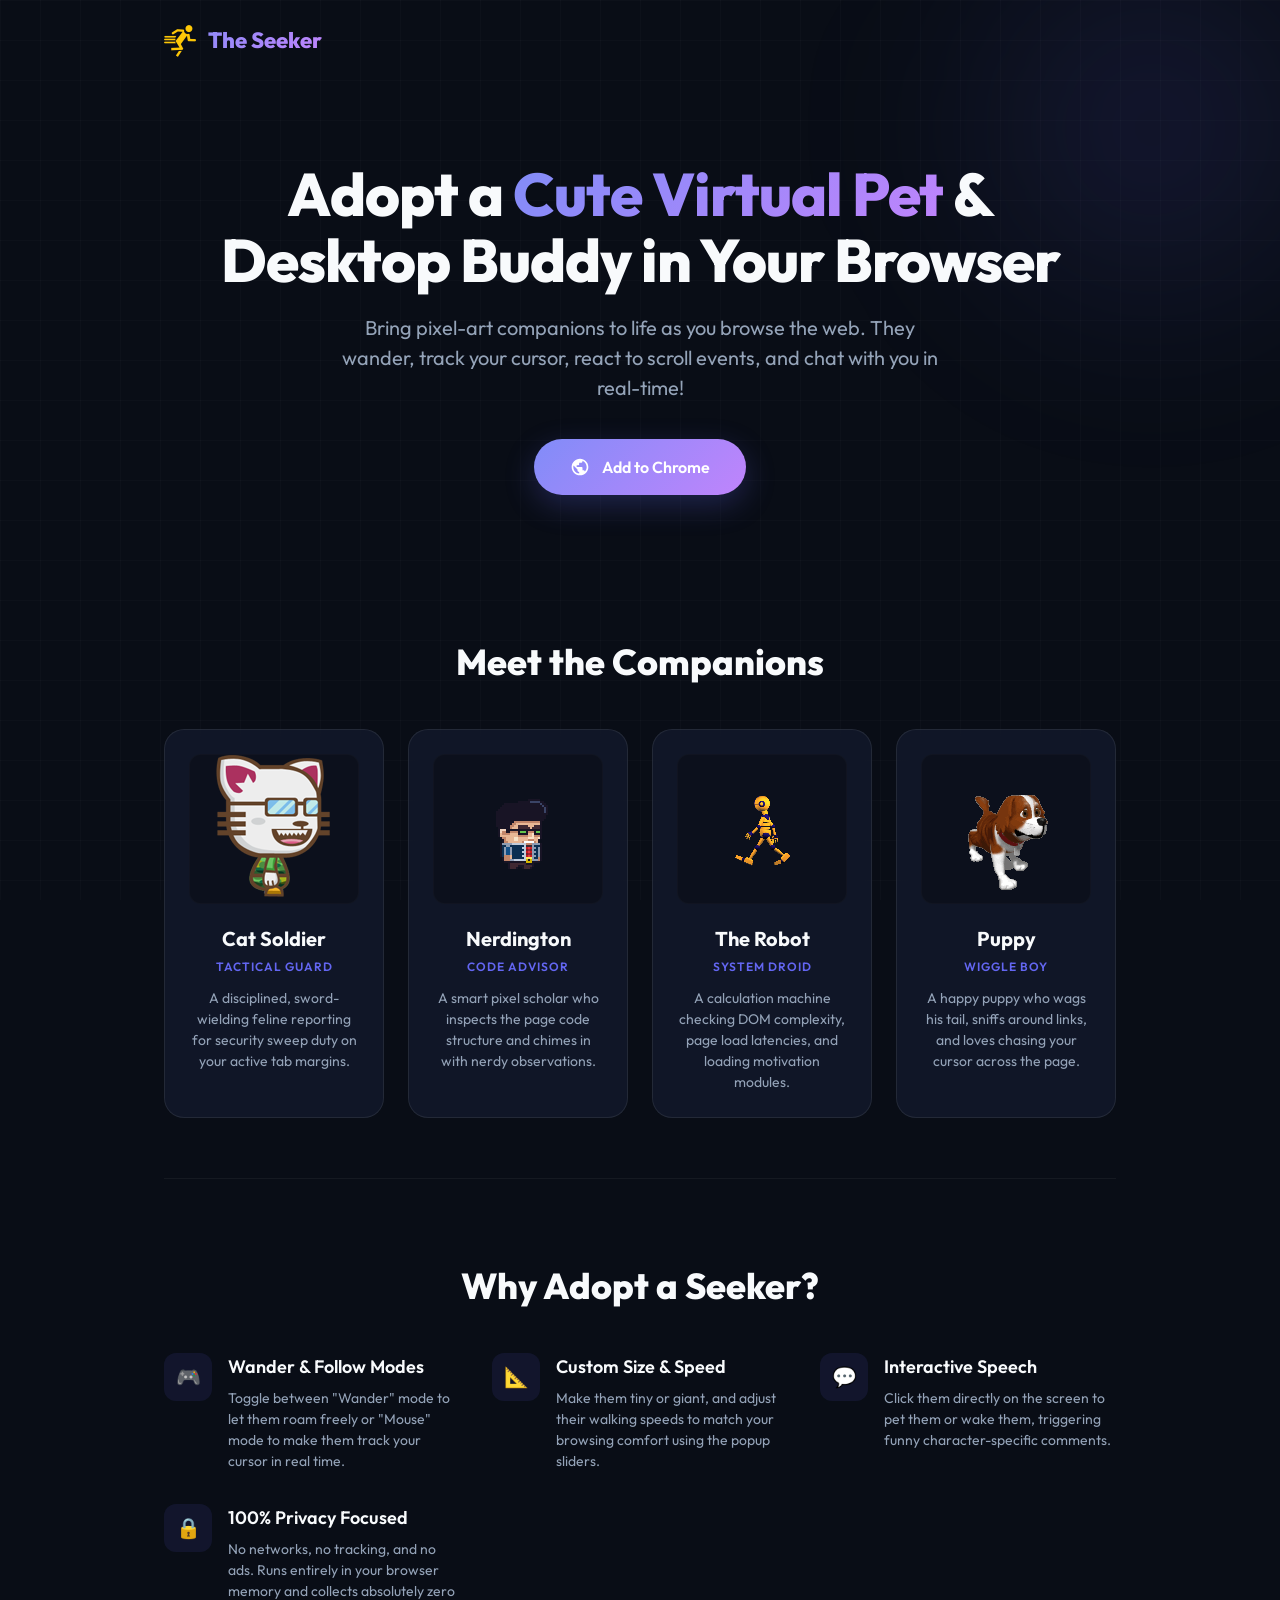
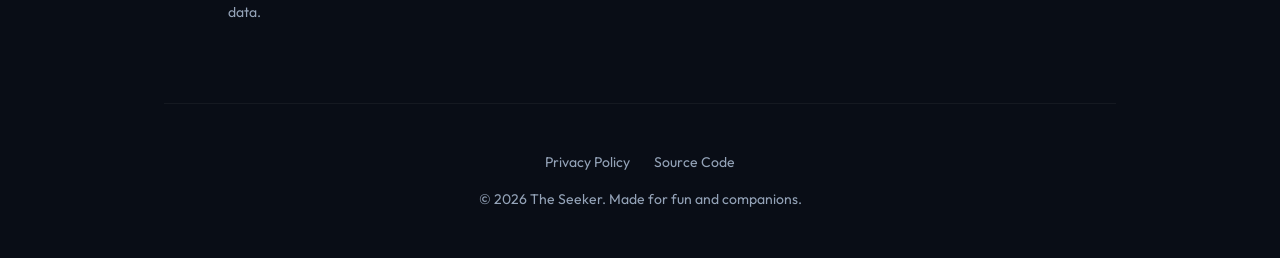
<file: website/index.html>
<!DOCTYPE html>
<html lang="en">

<head>
    <meta charset="UTF-8">
    <meta name="viewport" content="width=device-width, initial-scale=1.0">
    <title>The Seeker - Cute Virtual Pet & Desktop Buddy</title>
    <link rel="icon" type="image/png" href="icons/seeker_64px.png">

    <!-- Google Fonts -->
    <link rel="preconnect" href="https://fonts.googleapis.com">
    <link rel="preconnect" href="https://fonts.gstatic.com" crossorigin>
    <link href="https://fonts.googleapis.com/css2?family=Outfit:wght@400;600;800&display=swap" rel="stylesheet">

    <style>
        :root {
            --bg-dark: #090d16;
            --bg-card: rgba(20, 28, 47, 0.7);
            --border-glass: rgba(255, 255, 255, 0.08);
            --text-main: #f8fafc;
            --text-muted: #94a3b8;
            --accent: #6366f1;
            --accent-gradient: linear-gradient(135deg, #818cf8 0%, #c084fc 100%);
            --accent-glow: rgba(99, 102, 241, 0.25);
        }

        * {
            box-sizing: border-box;
            margin: 0;
            padding: 0;
        }

        body {
            background-color: var(--bg-dark);
            color: var(--text-main);
            font-family: 'Outfit', system-ui, -apple-system, BlinkMacSystemFont, sans-serif;
            overflow-x: hidden;
            line-height: 1.5;
        }

        /* Background grid overlay */
        .grid-bg {
            position: fixed;
            top: 0;
            left: 0;
            right: 0;
            bottom: 0;
            background-image:
                linear-gradient(rgba(255, 255, 255, 0.02) 1px, transparent 1px),
                linear-gradient(90deg, rgba(255, 255, 255, 0.02) 1px, transparent 1px);
            background-size: 40px 40px;
            pointer-events: none;
            z-index: -2;
        }

        .glow-orb {
            position: fixed;
            width: 40vw;
            height: 40vw;
            background: radial-gradient(circle, rgba(99, 102, 241, 0.15) 0%, transparent 70%);
            top: -10vw;
            right: -10vw;
            pointer-events: none;
            z-index: -1;
            filter: blur(80px);
        }

        .container {
            max-width: 1000px;
            margin: 0 auto;
            padding: 0 24px;
        }

        /* --- HEADER --- */
        header {
            padding: 24px 0;
            display: flex;
            justify-content: space-between;
            align-items: center;
        }

        .logo {
            display: flex;
            align-items: center;
            gap: 12px;
            font-size: 22px;
            font-weight: 800;
            background: var(--accent-gradient);
            -webkit-background-clip: text;
            -webkit-text-fill-color: transparent;
            text-decoration: none;
        }

        .logo img {
            width: 32px;
            height: 32px;
            -webkit-text-fill-color: initial;
        }

        /* --- HERO SECTION --- */
        .hero {
            padding: 80px 0;
            text-align: center;
            position: relative;
        }

        .hero h2 {
            font-size: clamp(36px, 6vw, 60px);
            font-weight: 800;
            line-height: 1.1;
            margin-bottom: 20px;
            letter-spacing: -1px;
        }

        .hero h2 span {
            background: var(--accent-gradient);
            -webkit-background-clip: text;
            -webkit-text-fill-color: transparent;
        }

        .hero p {
            font-size: clamp(16px, 2.5vw, 20px);
            color: var(--text-muted);
            max-width: 600px;
            margin: 0 auto 36px auto;
        }

        .btn-download {
            display: inline-flex;
            align-items: center;
            gap: 12px;
            background: var(--accent-gradient);
            color: #fff;
            padding: 16px 36px;
            border-radius: 50px;
            font-weight: 600;
            font-size: 16px;
            text-decoration: none;
            box-shadow: 0 10px 30px var(--accent-glow);
            transition: all 0.3s cubic-bezier(0.175, 0.885, 0.32, 1.275);
        }

        .btn-download:hover {
            transform: translateY(-3px);
            box-shadow: 0 15px 40px rgba(99, 102, 241, 0.4);
        }

        .btn-download svg {
            fill: currentColor;
            width: 20px;
            height: 20px;
        }

        /* --- MEET THE BUDDIES --- */
        .showcase {
            padding: 60px 0;
        }

        .section-title {
            text-align: center;
            font-size: clamp(28px, 4vw, 36px);
            font-weight: 800;
            margin-bottom: 40px;
        }

        .grid {
            display: grid;
            grid-template-columns: repeat(auto-fit, minmax(220px, 1fr));
            gap: 24px;
        }

        .card {
            background: var(--bg-card);
            border: 1px solid var(--border-glass);
            border-radius: 20px;
            padding: 24px;
            text-align: center;
            transition: all 0.3s ease;
            backdrop-filter: blur(10px);
        }

        .card:hover {
            transform: translateY(-5px);
            border-color: var(--accent);
            box-shadow: 0 15px 35px rgba(0, 0, 0, 0.3);
        }

        .sprite-container {
            height: 150px;
            display: flex;
            align-items: center;
            justify-content: center;
            background: rgba(0, 0, 0, 0.25);
            border-radius: 12px;
            margin-bottom: 20px;
            overflow: hidden;
            border: 1px solid rgba(255, 255, 255, 0.02);
        }

        /* Sprite assets (displays first frame, animates on card hover) */
        .sprite {
            display: inline-block;
            background-repeat: no-repeat;
            background-position: 0 0;
            image-rendering: pixelated;
        }

        .sprite.cat-soldier {
            width: 120px;
            height: 150px;
            background-image: url('images/sprite_cat-soldier.png');
        }

        .card:hover .sprite.cat-soldier {
            animation: play_cat-soldier 0.8s steps(6) infinite;
        }

        @keyframes play_cat-soldier {
            100% {
                background-position: 0 -900px;
            }
        }

        .sprite.sir-nerdington {
            width: 80px;
            height: 80px;
            background-image: url('images/sprite_sir-nerdington.png');
        }

        .card:hover .sprite.sir-nerdington {
            animation: play_sir-nerdington 0.8s steps(6) infinite;
        }

        @keyframes play_sir-nerdington {
            100% {
                background-position: 0 -480px;
            }
        }

        .sprite.the-robot {
            width: 142px;
            height: 80px;
            background-image: url('images/sprite_the-robot.png');
        }

        .card:hover .sprite.the-robot {
            animation: play_the-robot 0.8s steps(20) infinite;
        }

        @keyframes play_the-robot {
            100% {
                background-position: 0 -1600px;
            }
        }

        .sprite.puppy {
            width: 130px;
            height: 130px;
            background-image: url('images/sprite_puppy.png');
        }

        .card:hover .sprite.puppy {
            animation: play_puppy 0.8s steps(8) infinite;
        }

        @keyframes play_puppy {
            100% {
                background-position: 0 -1040px;
            }
        }

        .card h3 {
            font-size: 20px;
            font-weight: 700;
            margin-bottom: 4px;
        }

        .card .role {
            font-size: 12px;
            font-weight: 600;
            color: var(--accent);
            text-transform: uppercase;
            letter-spacing: 1px;
            margin-bottom: 12px;
        }

        .card p {
            font-size: 14px;
            color: var(--text-muted);
        }

        /* --- FEATURES SECTION --- */
        .features {
            padding: 80px 0;
            border-top: 1px solid rgba(255, 255, 255, 0.05);
        }

        .feature-grid {
            display: grid;
            grid-template-columns: repeat(auto-fit, minmax(280px, 1fr));
            gap: 32px;
        }

        .feature-item {
            display: flex;
            gap: 16px;
        }

        .feature-icon {
            background: rgba(99, 102, 241, 0.1);
            color: var(--accent);
            width: 48px;
            height: 48px;
            border-radius: 12px;
            display: flex;
            align-items: center;
            justify-content: center;
            flex-shrink: 0;
            font-size: 20px;
            font-weight: bold;
        }

        .feature-item h4 {
            font-size: 18px;
            font-weight: 600;
            margin-bottom: 8px;
        }

        .feature-item p {
            font-size: 14px;
            color: var(--text-muted);
        }

        /* --- FOOTER --- */
        footer {
            padding: 48px 0;
            border-top: 1px solid rgba(255, 255, 255, 0.05);
            text-align: center;
            font-size: 14px;
            color: var(--text-muted);
        }

        footer nav {
            margin-bottom: 16px;
            display: flex;
            justify-content: center;
            gap: 24px;
        }

        footer nav a {
            color: var(--text-muted);
            text-decoration: none;
            transition: color 0.2s;
            cursor: pointer;
        }

        footer nav a:hover {
            color: var(--text-main);
        }
    </style>
</head>

<body>
    <div class="grid-bg"></div>
    <div class="glow-orb"></div>

    <div class="container">
        <!-- HEADER -->
        <header>
            <a href="#" class="logo">
                <img src="icons/seeker_64px.png" alt="The Seeker Logo">
                The Seeker
            </a>
        </header>

        <!-- HERO -->
        <section class="hero">
            <h2>Adopt a <span>Cute Virtual Pet</span> &<br>Desktop Buddy in Your Browser</h2>
            <p>Bring pixel-art companions to life as you browse the web. They wander, track your cursor, react to scroll
                events, and chat with you in real-time!</p>
            <a href="https://chrome.google.com/webstore/detail/enkeachbplalkhogpghokgnmafknamjd" class="btn-download" target="_blank">
                <svg viewBox="0 0 24 24">
                    <path
                        d="M12 2C6.48 2 2 6.48 2 12s4.48 10 10 10 10-4.48 10-10S17.52 2 12 2zm-1 17.93c-3.95-.49-7-3.85-7-7.93 0-.62.08-1.21.21-1.79L9 15v1c0 1.1.9 2 2 2v1.93zm6.9-2.54c-.26-.81-1-1.39-1.9-1.39h-1v-3c0-.55-.45-1-1-1H8v-2h2c.55 0 1-.45 1-1V7h2c1.1 0 2-.9 2-2v-.41c2.93 1.19 5 4.06 5 7.41 0 2.08-.8 3.97-2.1 5.39z" />
                </svg>
                Add to Chrome
            </a>
        </section>

        <!-- COMPANIONS SHOWCASE -->
        <section class="showcase">
            <h2 class="section-title">Meet the Companions</h2>
            <div class="grid">
                <!-- Cat Soldier -->
                <div class="card">
                    <div class="sprite-container">
                        <div class="sprite cat-soldier"></div>
                    </div>
                    <h3>Cat Soldier</h3>
                    <div class="role">Tactical Guard</div>
                    <p>A disciplined, sword-wielding feline reporting for security sweep duty on your active tab
                        margins.</p>
                </div>

                <!-- Sir Nerdington -->
                <div class="card">
                    <div class="sprite-container">
                        <div class="sprite sir-nerdington"></div>
                    </div>
                    <h3>Nerdington</h3>
                    <div class="role">Code Advisor</div>
                    <p>A smart pixel scholar who inspects the page code structure and chimes in with nerdy observations.
                    </p>
                </div>

                <!-- The Robot -->
                <div class="card">
                    <div class="sprite-container">
                        <div class="sprite the-robot"></div>
                    </div>
                    <h3>The Robot</h3>
                    <div class="role">System Droid</div>
                    <p>A calculation machine checking DOM complexity, page load latencies, and loading motivation
                        modules.</p>
                </div>

                <!-- Puppy -->
                <div class="card">
                    <div class="sprite-container">
                        <div class="sprite puppy"></div>
                    </div>
                    <h3>Puppy</h3>
                    <div class="role">Wiggle Boy</div>
                    <p>A happy puppy who wags his tail, sniffs around links, and loves chasing your cursor across the
                        page.</p>
                </div>
            </div>
        </section>

        <!-- FEATURES -->
        <section class="features">
            <h2 class="section-title">Why Adopt a Seeker?</h2>
            <div class="feature-grid">
                <div class="feature-item">
                    <div class="feature-icon">🎮</div>
                    <div>
                        <h4>Wander & Follow Modes</h4>
                        <p>Toggle between "Wander" mode to let them roam freely or "Mouse" mode to make them track your
                            cursor in real time.</p>
                    </div>
                </div>

                <div class="feature-item">
                    <div class="feature-icon">📐</div>
                    <div>
                        <h4>Custom Size & Speed</h4>
                        <p>Make them tiny or giant, and adjust their walking speeds to match your browsing comfort using
                            the popup sliders.</p>
                    </div>
                </div>

                <div class="feature-item">
                    <div class="feature-icon">💬</div>
                    <div>
                        <h4>Interactive Speech</h4>
                        <p>Click them directly on the screen to pet them or wake them, triggering funny
                            character-specific comments.</p>
                    </div>
                </div>

                <div class="feature-item">
                    <div class="feature-icon">🔒</div>
                    <div>
                        <h4>100% Privacy Focused</h4>
                        <p>No networks, no tracking, and no ads. Runs entirely in your browser memory and collects
                            absolutely zero data.</p>
                    </div>
                </div>
            </div>
        </section>

        <!-- FOOTER -->
        <footer>
            <nav>
                <a href="privacy.html">Privacy Policy</a>
                <a href="https://github.com/just2jays/the-seeker" target="_blank">Source Code</a>
            </nav>
            <p>&copy; 2026 The Seeker. Made for fun and companions.</p>
        </footer>
    </div>
</body>

</html>
</file>
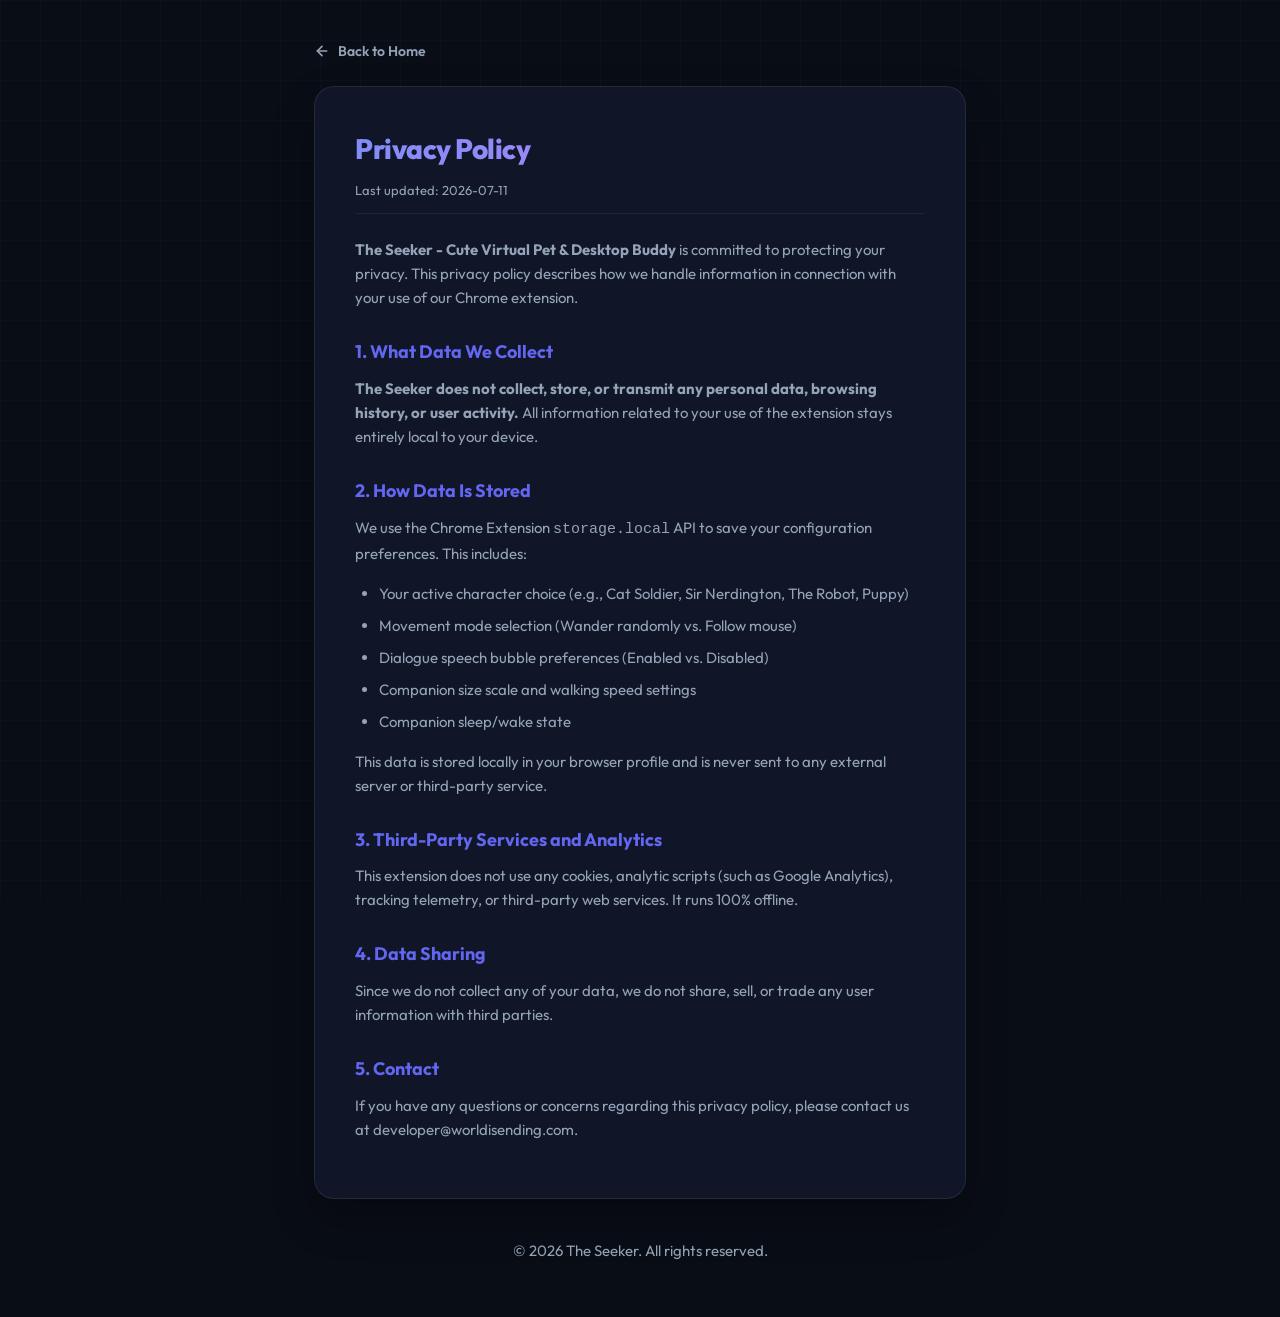
<file: website/privacy.html>
<!DOCTYPE html>
<html lang="en">
<head>
    <meta charset="UTF-8">
    <meta name="viewport" content="width=device-width, initial-scale=1.0">
    <title>Privacy Policy - The Seeker</title>
    <link rel="icon" type="image/png" href="icons/seeker_64px.png">
    
    <!-- Google Fonts -->
    <link rel="preconnect" href="https://fonts.googleapis.com">
    <link rel="preconnect" href="https://fonts.gstatic.com" crossorigin>
    <link href="https://fonts.googleapis.com/css2?family=Outfit:wght@400;600;800&display=swap" rel="stylesheet">
    
    <style>
        :root {
            --bg-dark: #090d16;
            --bg-card: rgba(20, 28, 47, 0.7);
            --border-glass: rgba(255, 255, 255, 0.08);
            --text-main: #f8fafc;
            --text-muted: #94a3b8;
            --accent: #6366f1;
            --accent-gradient: linear-gradient(135deg, #818cf8 0%, #c084fc 100%);
        }

        * {
            box-sizing: border-box;
            margin: 0;
            padding: 0;
        }

        body {
            background-color: var(--bg-dark);
            color: var(--text-main);
            font-family: 'Outfit', system-ui, -apple-system, BlinkMacSystemFont, sans-serif;
            line-height: 1.6;
            padding: 40px 0;
        }

        .grid-bg {
            position: fixed;
            top: 0; left: 0; right: 0; bottom: 0;
            background-image: 
                linear-gradient(rgba(255, 255, 255, 0.02) 1px, transparent 1px),
                linear-gradient(90deg, rgba(255, 255, 255, 0.02) 1px, transparent 1px);
            background-size: 40px 40px;
            pointer-events: none;
            z-index: -1;
        }

        .container {
            max-width: 700px;
            margin: 0 auto;
            padding: 0 24px;
        }

        .btn-back {
            display: inline-flex;
            align-items: center;
            gap: 8px;
            color: var(--text-muted);
            text-decoration: none;
            font-size: 14px;
            font-weight: 600;
            margin-bottom: 24px;
            transition: color 0.2s;
        }

        .btn-back:hover {
            color: var(--text-main);
        }

        .card {
            background: var(--bg-card);
            border: 1px solid var(--border-glass);
            border-radius: 20px;
            padding: 40px;
            backdrop-filter: blur(10px);
            box-shadow: 0 20px 40px rgba(0, 0, 0, 0.3);
        }

        h1 {
            font-size: 28px;
            font-weight: 800;
            margin-bottom: 8px;
            background: var(--accent-gradient);
            -webkit-background-clip: text;
            -webkit-text-fill-color: transparent;
            letter-spacing: -0.5px;
        }

        .date {
            font-size: 13px;
            color: var(--text-muted);
            margin-bottom: 24px;
            border-bottom: 1px solid rgba(255, 255, 255, 0.06);
            padding-bottom: 12px;
        }

        h2 {
            font-size: 18px;
            font-weight: 700;
            margin: 28px 0 10px 0;
            color: var(--accent);
        }

        p {
            font-size: 15px;
            color: var(--text-muted);
            margin-bottom: 16px;
        }

        ul {
            margin-left: 24px;
            margin-bottom: 16px;
            font-size: 15px;
            color: var(--text-muted);
        }

        li {
            margin-bottom: 8px;
        }

        footer {
            margin-top: 40px;
            text-align: center;
            font-size: 13px;
            color: var(--text-muted);
        }
    </style>
</head>
<body>
    <div class="grid-bg"></div>

    <div class="container">
        <a href="index.html" class="btn-back">
            <svg width="16" height="16" viewBox="0 0 24 24" fill="none" stroke="currentColor" stroke-width="2.5" stroke-linecap="round" stroke-linejoin="round"><line x1="19" y1="12" x2="5" y2="12"></line><polyline points="12 19 5 12 12 5"></polyline></svg>
            Back to Home
        </a>

        <div class="card">
            <h1>Privacy Policy</h1>
            <div class="date">Last updated: 2026-07-11</div>

            <p><strong>The Seeker - Cute Virtual Pet & Desktop Buddy</strong> is committed to protecting your privacy. This privacy policy describes how we handle information in connection with your use of our Chrome extension.</p>
            
            <h2>1. What Data We Collect</h2>
            <p><strong>The Seeker does not collect, store, or transmit any personal data, browsing history, or user activity.</strong> All information related to your use of the extension stays entirely local to your device.</p>
            
            <h2>2. How Data Is Stored</h2>
            <p>We use the Chrome Extension <code>storage.local</code> API to save your configuration preferences. This includes:</p>
            <ul>
                <li>Your active character choice (e.g., Cat Soldier, Sir Nerdington, The Robot, Puppy)</li>
                <li>Movement mode selection (Wander randomly vs. Follow mouse)</li>
                <li>Dialogue speech bubble preferences (Enabled vs. Disabled)</li>
                <li>Companion size scale and walking speed settings</li>
                <li>Companion sleep/wake state</li>
            </ul>
            <p>This data is stored locally in your browser profile and is never sent to any external server or third-party service.</p>
            
            <h2>3. Third-Party Services and Analytics</h2>
            <p>This extension does not use any cookies, analytic scripts (such as Google Analytics), tracking telemetry, or third-party web services. It runs 100% offline.</p>
            
            <h2>4. Data Sharing</h2>
            <p>Since we do not collect any of your data, we do not share, sell, or trade any user information with third parties.</p>
            
            <h2>5. Contact</h2>
            <p>If you have any questions or concerns regarding this privacy policy, please contact us at developer@worldisending.com.</p>
        </div>

        <footer>
            <p>&copy; 2026 The Seeker. All rights reserved.</p>
        </footer>
    </div>
</body>
</html>
</file>
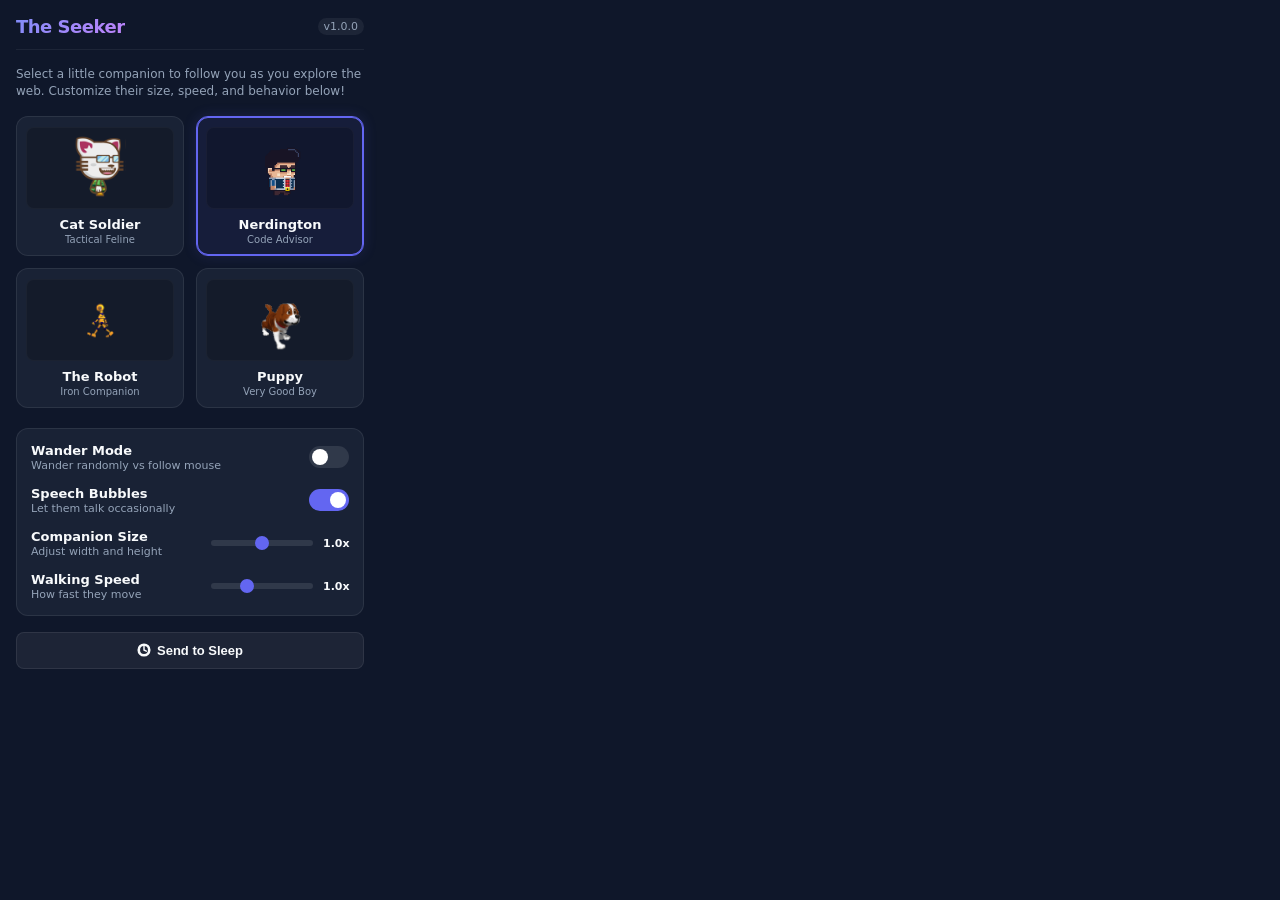
<file: src/browser_action/browser_action.html>
<!DOCTYPE html>
<html>
<head>
    <meta charset="utf-8">
    <link rel="stylesheet" href="../../css/styles.css">
    <style>
        :root {
            --bg-primary: #0f172a;
            --bg-secondary: rgba(30, 41, 59, 0.7);
            --card-border: rgba(255, 255, 255, 0.08);
            --card-border-active: #6366f1;
            --text-primary: #f8fafc;
            --text-secondary: #94a3b8;
            --accent: #6366f1;
            --accent-glow: rgba(99, 102, 241, 0.15);
        }

        body {
            width: 380px;
            margin: 0;
            padding: 16px;
            background-color: var(--bg-primary);
            color: var(--text-primary);
            font-family: system-ui, -apple-system, BlinkMacSystemFont, 'Segoe UI', Roboto, Oxygen, Ubuntu, Cantarell, sans-serif;
            font-size: 14px;
            overflow-x: hidden;
            box-sizing: border-box;
        }

        header {
            display: flex;
            align-items: center;
            justify-content: space-between;
            margin-bottom: 16px;
            border-bottom: 1px solid rgba(255, 255, 255, 0.06);
            padding-bottom: 12px;
        }

        h1 {
            font-size: 18px;
            font-weight: 800;
            margin: 0;
            background: linear-gradient(135deg, #818cf8 0%, #c084fc 100%);
            -webkit-background-clip: text;
            -webkit-text-fill-color: transparent;
            letter-spacing: -0.5px;
        }

        .version {
            font-size: 11px;
            color: var(--text-secondary);
            background: rgba(255, 255, 255, 0.06);
            padding: 2px 6px;
            border-radius: 20px;
        }

        .description {
            font-size: 12px;
            color: var(--text-secondary);
            margin: 0 0 16px 0;
            line-height: 1.4;
        }

        /* --- CHARACTER GRID --- */
        .character-grid {
            display: grid;
            grid-template-columns: repeat(2, 1fr);
            gap: 12px;
            margin-bottom: 20px;
        }

        .character-card {
            background: var(--bg-secondary);
            border: 1px solid var(--card-border);
            border-radius: 12px;
            padding: 10px;
            cursor: pointer;
            position: relative;
            transition: all 0.25s cubic-bezier(0.4, 0, 0.2, 1);
            display: flex;
            flex-direction: column;
            align-items: center;
            text-align: center;
        }

        .character-card:hover {
            transform: translateY(-2px);
            border-color: rgba(255, 255, 255, 0.15);
            background: rgba(30, 41, 59, 0.9);
            box-shadow: 0 8px 20px -6px rgba(0, 0, 0, 0.3);
        }

        .character-card.active {
            border-color: var(--card-border-active);
            background: rgba(99, 102, 241, 0.08);
            box-shadow: 0 0 14px var(--accent-glow), inset 0 0 0 1px var(--accent);
        }

        .character-preview {
            width: 100%;
            height: 80px;
            display: flex;
            align-items: center;
            justify-content: center;
            overflow: hidden;
            margin-bottom: 8px;
            background: rgba(0, 0, 0, 0.2);
            border-radius: 8px;
            border: 1px solid rgba(255, 255, 255, 0.03);
            pointer-events: none;
        }

        /* Scaled down preview sprites inside cards */
        .character-preview .sprite {
            transform-origin: center center;
        }
        .character-preview .sprite.cat-soldier {
            transform: scale(0.42);
        }
        .character-preview .sprite.sir-nerdington {
            transform: scale(0.68);
        }
        .character-preview .sprite.the-robot {
            transform: scale(0.48);
        }
        .character-preview .sprite.puppy {
            transform: scale(0.48);
        }

        .character-name {
            font-size: 13px;
            font-weight: 700;
            color: var(--text-primary);
            margin-bottom: 2px;
        }

        .character-role {
            font-size: 10px;
            color: var(--text-secondary);
        }

        /* --- SETTINGS PANEL --- */
        .settings-panel {
            background: var(--bg-secondary);
            border: 1px solid var(--card-border);
            border-radius: 12px;
            padding: 14px;
            margin-bottom: 16px;
        }

        .setting-row {
            display: flex;
            align-items: center;
            justify-content: space-between;
            margin-bottom: 14px;
        }

        .setting-row:last-child {
            margin-bottom: 0;
        }

        .setting-label-group {
            display: flex;
            flex-direction: column;
        }

        .setting-title {
            font-size: 13px;
            font-weight: 600;
            color: var(--text-primary);
        }

        .setting-desc {
            font-size: 11px;
            color: var(--text-secondary);
            margin-top: 1px;
        }

        /* Sliders */
        .slider-container {
            display: flex;
            align-items: center;
            gap: 8px;
            width: 140px;
        }

        .slider {
            -webkit-appearance: none;
            width: 100%;
            height: 6px;
            border-radius: 3px;
            background: rgba(255, 255, 255, 0.1);
            outline: none;
            transition: background 0.3s;
        }

        .slider::-webkit-slider-thumb {
            -webkit-appearance: none;
            appearance: none;
            width: 14px;
            height: 14px;
            border-radius: 50%;
            background: var(--accent);
            cursor: pointer;
            transition: transform 0.1s;
        }

        .slider::-webkit-slider-thumb:hover {
            transform: scale(1.2);
        }

        .slider-val {
            font-size: 11px;
            font-weight: 600;
            color: var(--text-primary);
            width: 26px;
            text-align: right;
        }

        /* Toggle Switches */
        .switch {
            position: relative;
            display: inline-block;
            width: 40px;
            height: 22px;
        }

        .switch input {
            opacity: 0;
            width: 0;
            height: 0;
        }

        .slider-switch {
            position: absolute;
            cursor: pointer;
            top: 0; left: 0; right: 0; bottom: 0;
            background-color: rgba(255, 255, 255, 0.1);
            transition: .3s cubic-bezier(0.4, 0, 0.2, 1);
            border-radius: 34px;
        }

        .slider-switch:before {
            position: absolute;
            content: "";
            height: 16px;
            width: 16px;
            left: 3px;
            bottom: 3px;
            background-color: white;
            transition: .3s cubic-bezier(0.4, 0, 0.2, 1);
            border-radius: 50%;
        }

        input:checked + .slider-switch {
            background-color: var(--accent);
        }

        input:checked + .slider-switch:before {
            transform: translateX(18px);
        }

        /* --- CONTROL ACTIONS --- */
        .control-actions {
            display: flex;
            gap: 10px;
        }

        .btn {
            flex: 1;
            background: rgba(255, 255, 255, 0.06);
            border: 1px solid var(--card-border);
            color: var(--text-primary);
            padding: 10px;
            border-radius: 8px;
            font-weight: 600;
            font-size: 13px;
            cursor: pointer;
            transition: all 0.2s;
            display: flex;
            align-items: center;
            justify-content: center;
            gap: 6px;
        }

        .btn:hover {
            background: rgba(255, 255, 255, 0.12);
            border-color: rgba(255, 255, 255, 0.2);
        }

        .btn.active-sleep {
            background: rgba(239, 68, 68, 0.15);
            border-color: rgba(239, 68, 68, 0.3);
            color: #fca5a5;
        }

        .btn.active-sleep:hover {
            background: rgba(239, 68, 68, 0.25);
            border-color: rgba(239, 68, 68, 0.4);
        }
    </style>
</head>
<body>
    <header>
        <h1>The Seeker</h1>
        <span class="version">v1.0.0</span>
    </header>

    <p class="description">Select a little companion to follow you as you explore the web. Customize their size, speed, and behavior below!</p>

    <!-- Character Grid -->
    <div class="character-grid">
        <div class="character-card" data-character="cat-soldier">
            <div class="character-preview">
                <div class="sprite cat-soldier"></div>
            </div>
            <div class="character-name">Cat Soldier</div>
            <div class="character-role">Tactical Feline</div>
        </div>

        <div class="character-card" data-character="sir-nerdington">
            <div class="character-preview">
                <div class="sprite sir-nerdington"></div>
            </div>
            <div class="character-name">Nerdington</div>
            <div class="character-role">Code Advisor</div>
        </div>

        <div class="character-card" data-character="the-robot">
            <div class="character-preview">
                <div class="sprite the-robot"></div>
            </div>
            <div class="character-name">The Robot</div>
            <div class="character-role">Iron Companion</div>
        </div>

        <div class="character-card" data-character="puppy">
            <div class="character-preview">
                <div class="sprite puppy"></div>
            </div>
            <div class="character-name">Puppy</div>
            <div class="character-role">Very Good Boy</div>
        </div>
    </div>

    <!-- Settings Panel -->
    <div class="settings-panel">
        <!-- Wander Mode Toggle -->
        <div class="setting-row">
            <div class="setting-label-group">
                <div class="setting-title">Wander Mode</div>
                <div class="setting-desc">Wander randomly vs follow mouse</div>
            </div>
            <label class="switch">
                <input type="checkbox" id="wanderModeToggle">
                <span class="slider-switch"></span>
            </label>
        </div>

        <!-- Speech Toggle -->
        <div class="setting-row">
            <div class="setting-label-group">
                <div class="setting-title">Speech Bubbles</div>
                <div class="setting-desc">Let them talk occasionally</div>
            </div>
            <label class="switch">
                <input type="checkbox" id="speechToggle" checked>
                <span class="slider-switch"></span>
            </label>
        </div>

        <!-- Scale Slider -->
        <div class="setting-row">
            <div class="setting-label-group">
                <div class="setting-title">Companion Size</div>
                <div class="setting-desc">Adjust width and height</div>
            </div>
            <div class="slider-container">
                <input type="range" id="scaleSlider" class="slider" min="0.5" max="1.5" step="0.1" value="1.0">
                <span class="slider-val" id="scaleVal">1.0x</span>
            </div>
        </div>

        <!-- Speed Slider -->
        <div class="setting-row">
            <div class="setting-label-group">
                <div class="setting-title">Walking Speed</div>
                <div class="setting-desc">How fast they move</div>
            </div>
            <div class="slider-container">
                <input type="range" id="speedSlider" class="slider" min="0.5" max="2.0" step="0.1" value="1.0">
                <span class="slider-val" id="speedVal">1.0x</span>
            </div>
        </div>
    </div>

    <!-- Bottom Actions -->
    <div class="control-actions">
        <button class="btn" id="sleepBtn">
            <svg width="14" height="14" viewBox="0 0 24 24" fill="none" stroke="currentColor" stroke-width="2.5" stroke-linecap="round" stroke-linejoin="round"><path d="M12 2A10 10 0 0 0 2 12a10 10 0 0 0 10 10 10 10 0 0 0 10-10A10 10 0 0 0 12 2zm0 18a8 8 0 1 1 0-16 8 8 0 0 1 0 16z"></path><path d="M12 6v6l4 2"></path></svg>
            <span>Send to Sleep</span>
        </button>
    </div>

    <script src="browser_action.js"></script>
</body>
</html>
</file>
<file: css/styles.css>
#sprite-container {
    display: block;
    overflow: visible;
    position: fixed;
    top: 0;
    left: 0;
    width: var(--width, 80px);
    height: var(--height, 80px);
    z-index: 2147483647; /* Maximum possible z-index to stay on top of all websites */
    pointer-events: none;
    transform: translate3d(var(--x, 0px), var(--y, 0px), 0) scale(var(--scale, 1));
    transform-origin: bottom center;
    transition: transform 0.1s ease-out;
}

/* SPRITE STYLES */
#sprite-container .sprite {
    display: inline-block;
    background-repeat: no-repeat;
    background-position: 0 0;
    transform: scaleX(var(--dir, 1));
    transform-origin: center center;
    pointer-events: auto;
    cursor: pointer;
    filter: drop-shadow(0 4px 6px rgba(0, 0, 0, 0.15));
    transition: filter 0.2s ease;
}

#sprite-container .sprite:hover {
    filter: drop-shadow(0 6px 10px rgba(99, 102, 241, 0.4)) brightness(1.05);
}

#sprite-container.stopped .sprite {
    animation-play-state: paused !important;
}

/*  -- Cat Soldier */
.sprite.cat-soldier {
    width: 120px;
    height: 150px;
    background-image: var(--bg-img, url('../images/sprite_cat-soldier.png'));
    animation: play_cat-soldier 0.8s steps(6) infinite;
}
@keyframes play_cat-soldier {
    100% { background-position: 0 -900px; }
}

/*  -- Sir Nerdington */
.sprite.sir-nerdington {
    width: 80px;
    height: 80px;
    background-image: var(--bg-img, url('../images/sprite_sir-nerdington.png'));
    animation: play_sir-nerdington 0.8s steps(6) infinite;
}
@keyframes play_sir-nerdington {
    100% { background-position: 0 -480px; }
}

/*  -- The Robot */
.sprite.the-robot {
    width: 142px;
    height: 80px;
    background-image: var(--bg-img, url('../images/sprite_the-robot.png'));
    animation: play_the-robot 0.8s steps(20) infinite;
}
@keyframes play_the-robot {
    100% { background-position: 0 -1600px; }
}

/*  -- Puppy */
.sprite.puppy {
    width: 130px;
    height: 130px;
    background-image: var(--bg-img, url('../images/sprite_puppy.png'));
    animation: play_puppy 0.8s steps(8) infinite;
}
@keyframes play_puppy {
    100% { background-position: 0 -1040px; }
}

/* --- SPEECH BUBBLE STYLES --- */
.seeker-speech-bubble {
    position: absolute;
    bottom: 105%; /* Place bubble directly above character */
    left: 50%;
    transform: translateX(-50%) translateY(10px);
    background: rgba(15, 23, 42, 0.95);
    border: 1.5px solid rgba(255, 255, 255, 0.15);
    color: #f8fafc;
    padding: 8px 14px;
    border-radius: 12px;
    font-family: system-ui, -apple-system, sans-serif;
    font-size: 13px;
    font-weight: 500;
    line-height: 1.4;
    text-align: center;
    box-shadow: 0 10px 25px -5px rgba(0, 0, 0, 0.4), 0 8px 10px -6px rgba(0, 0, 0, 0.4);
    z-index: 2147483647;
    pointer-events: none;
    transition: opacity 0.3s cubic-bezier(0.16, 1, 0.3, 1), transform 0.3s cubic-bezier(0.16, 1, 0.3, 1);
    opacity: 0;
    width: max-content;
    max-width: 220px;
    white-space: normal;
}

.seeker-speech-bubble.visible {
    opacity: 1;
    transform: translateX(-50%) translateY(0);
}

/* Speech Bubble Arrow */
.seeker-speech-bubble::after {
    content: '';
    position: absolute;
    top: 100%;
    left: 50%;
    transform: translateX(-50%);
    border-width: 6px;
    border-style: solid;
    border-color: rgba(15, 23, 42, 0.95) transparent transparent transparent;
}
</file>
